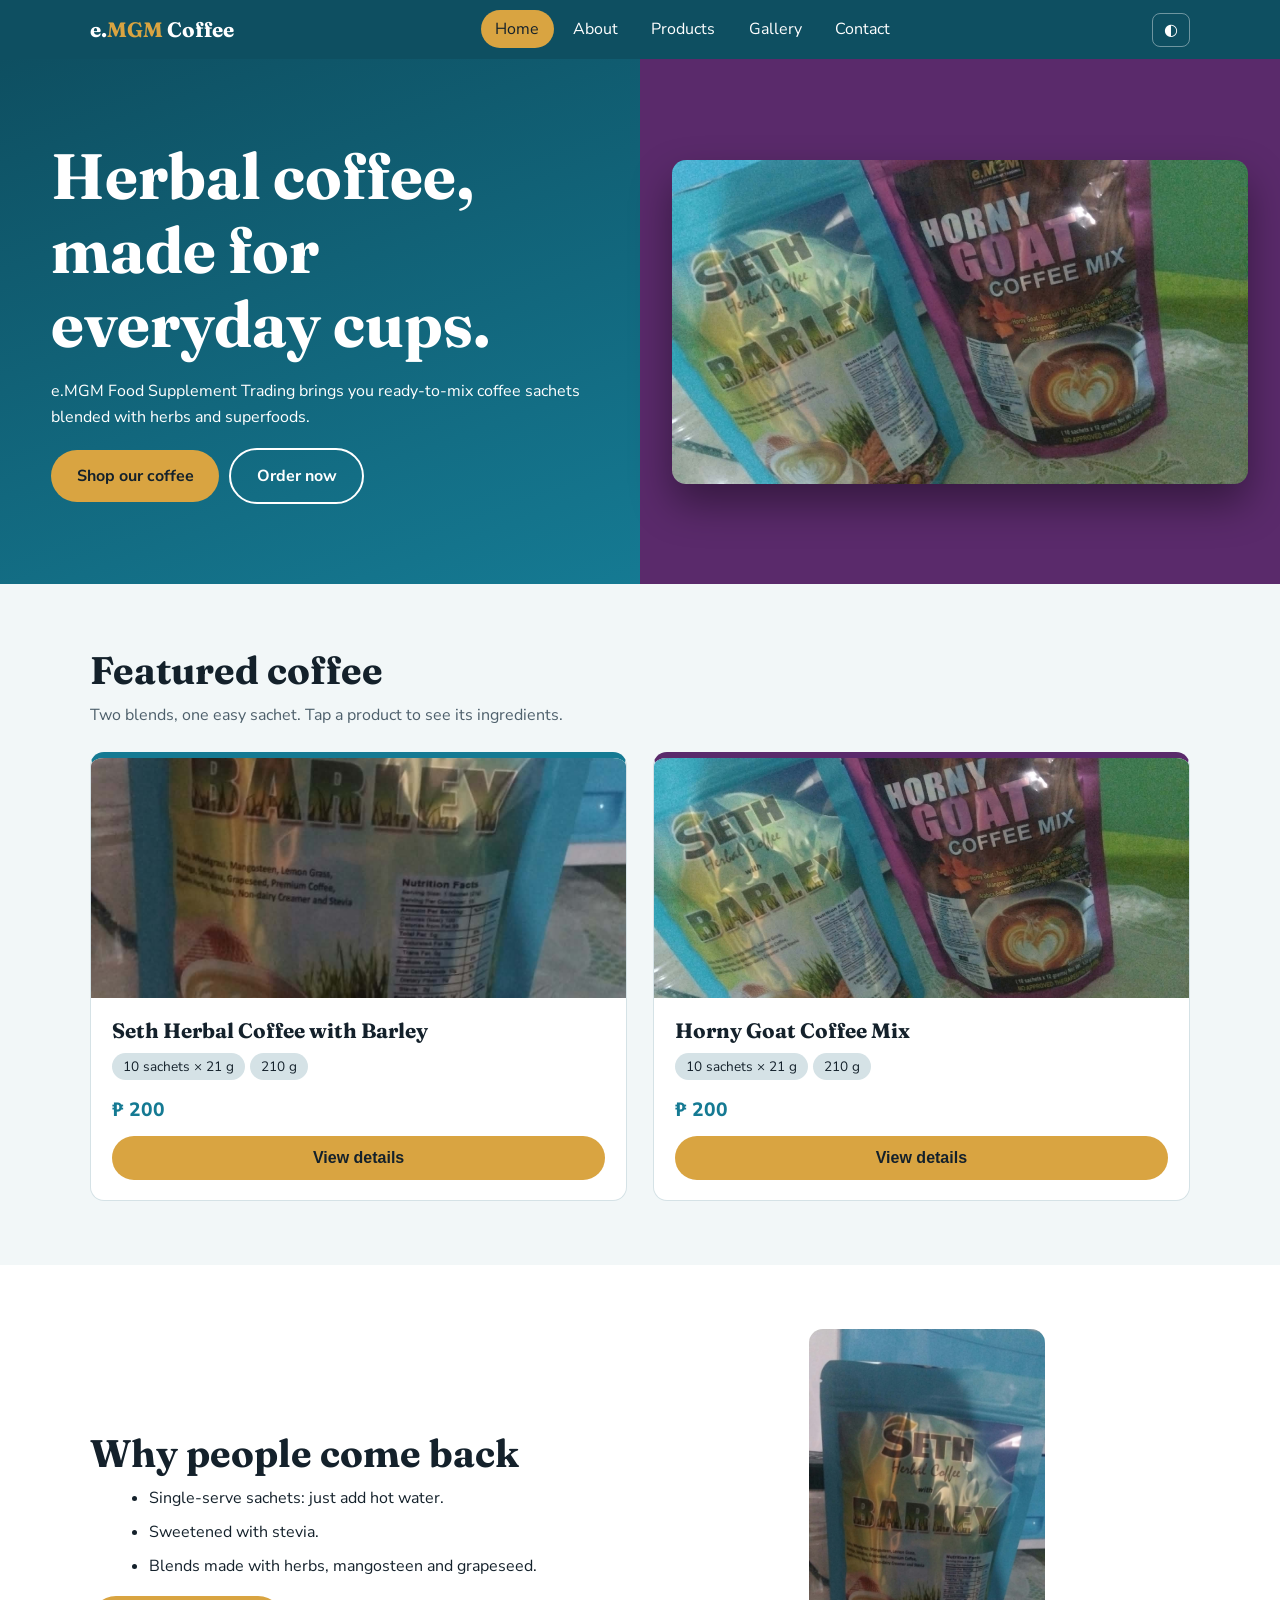
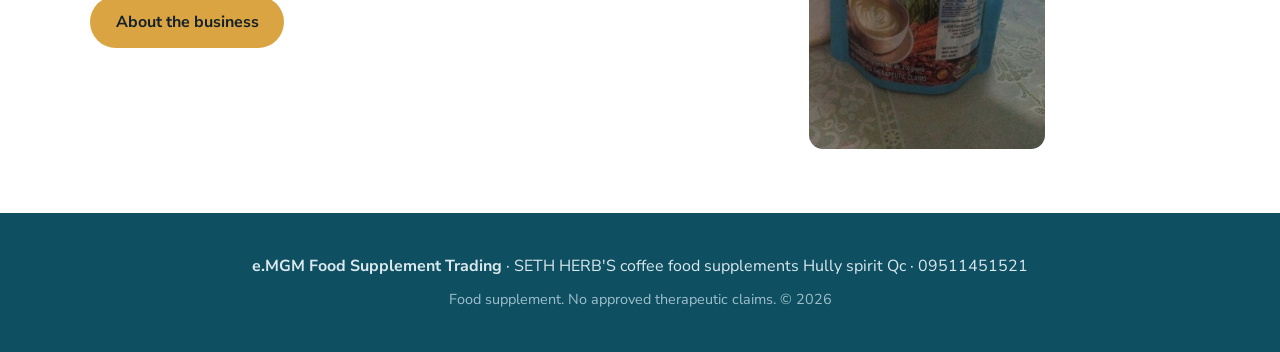
<file: emgm/index.html>
<!DOCTYPE html>
<html lang="en">

<head>
    <meta charset="UTF-8">
    <meta name="viewport" content="width=device-width,initial-scale=1">
    <title>Home | e.MGM Herbal Coffee</title>
    <meta name="description" content="Herbal coffee sachets from e.MGM Food Supplement Trading.">
    <link rel="preconnect" href="https://fonts.googleapis.com">
    <link
        href="https://fonts.googleapis.com/css2?family=Fraunces:wght@600;700&family=Nunito+Sans:wght@400;700;800&display=swap"
        rel="stylesheet">
    <link rel="stylesheet" href="style.css">
</head>

<body>
    <header>
        <div class="wrap bar">
            <a class="logo" href="index.html">e.<span>MGM</span> Coffee</a>
            <nav id="nav" aria-label="Main">
                <ul>
                    <li><a href="index.html" class="active">Home</a></li>
                    <li><a href="about.html">About</a></li>
                    <li><a href="products.html">Products</a></li>
                    <li><a href="gallery.html">Gallery</a></li>
                    <li><a href="contact.html">Contact</a></li>
                </ul>
            </nav>
            <div class="tools"><button class="icon-btn" id="themeBtn" aria-label="Toggle dark mode">◐</button>
                <button class="icon-btn" id="menuBtn" aria-label="Open menu" aria-expanded="false">☰</button>
            </div>
        </div>
    </header>
    <main>
        <section class="hero">
            <div class="l">
                <h1>Herbal coffee, made for everyday cups.</h1>
                <p>e.MGM Food Supplement Trading brings you ready-to-mix coffee sachets blended with herbs and
                    superfoods.</p>
                <p><a class="btn" href="products.html">Shop our coffee</a><a class="btn alt" href="contact.html">Order
                        now</a></p>
            </div>
            <div class="r"><img src="images/both-products.png"
                    alt="Seth Herbal Coffee with Barley and Horny Goat Coffee Mix pouches"></div>
        </section>
        <section>
            <div class="wrap">
                <h2>Featured coffee</h2>
                <p class="muted" style="margin-bottom:1.5rem">Two blends, one easy sachet. Tap a product to see its
                    ingredients.</p>
                <div class="grid">
                    <article class="card seth"><img src="images/seth-barley.png"
                            alt="Seth Herbal Coffee with Barley pouch" style="object-position:center 55%">
                        <div class="body">
                            <h3>Seth Herbal Coffee with Barley</h3>
                            
                            <span><span class="tag">10 sachets &times; 21 g</span><span class="tag">210 g</span></span>
                            <p class="price">&#8369; 200</p>
                            <button class="btn" data-product="Seth Herbal Coffee with Barley"
                                data-img="images/seth-barley.png"
                                data-info="10 sachets x 21 g. Net wt. 210 grams. Mix one sachet with hot water."
                                data-ing="Barley, Wheatgrass, Mangosteen, Lemon Grass, Moringa, Spirulina, Grapeseed, Premium Coffee, herbs, Banaba, Non-dairy Creamer and Stevia">View
                                details</button>
                        </div>
                    </article>
                    <article class="card goat"><img src="images/both-products.png" alt="Horny Goat Coffee Mix pouch"
                            style="object-position:75% center">
                        <div class="body">
                            <h3>Horny Goat Coffee Mix</h3>
                           
                            <span><span class="tag">10 sachets &times; 21 g</span><span class="tag">210 g</span></span>
                            <p class="price">&#8369; 200</p>
                            <button class="btn" data-product="Horny Goat Coffee Mix" data-img="images/both-products.png"
                                data-info="10 sachets x 12 g. Net wt. 120 grams. Mix one sachet with hot water."
                                data-ing="Horny Goat Weed, Tongkat Ali, Maca Root, Korean Ginseng, Mangosteen, Grapeseed, Agaricus Mushroom, Arabica Coffee Bean, Non-dairy Creamer and Stevia">View
                                details</button>
                        </div>
                    </article>
                </div>
            </div>
        </section>
        <section style="background:var(--card)">
            <div class="wrap split">
                <div>
                    <h2>Why people come back</h2>
                    <ul class="info">
                        <li>Single-serve sachets: just add hot water.</li>
                        <li>Sweetened with stevia.</li>
                        <li>Blends made with herbs, mangosteen and grapeseed.</li>
                    </ul>
                    <p style="margin-top:1rem"><a class="btn" href="about.html">About the business</a></p>
                </div>
                <img src="images/seth-barley.png" alt="Seth Herbal Coffee pouch"
                    style="border-radius:var(--r);max-height:420px;margin-inline:auto">
            </div>
        </section>
        <div id="modal" class="modal" role="dialog" aria-modal="true">
            <div class="box"><button class="x" aria-label="Close">&times;</button>
                <img id="mImg" alt=""
                    style="border-radius:10px;max-height:240px;object-fit:cover;width:100%;margin-bottom:1rem">
                <h3 id="mTitle"></h3>
                <p id="mInfo" class="muted"></p>
                <p><strong>Ingredients:</strong> <span id="mIng"></span></p>
                <p class="note">Food supplement. No approved therapeutic claims.</p>
            </div>
        </div>
    </main>
    <footer>
        <div class="wrap">
            <p><strong>e.MGM Food Supplement Trading</strong> &middot; SETH HERB'S coffee food supplements 
Hully spirit Qc &middot; 09511451521</p>
            <p class="muted" style="color:#9fc0cb;font-size:.9rem;margin-top:.5rem">Food supplement. No approved
                therapeutic claims. &copy; 2026 </p>
        </div>
    </footer>
    <script src="script.js"></script>
</body>

</html>
</file>
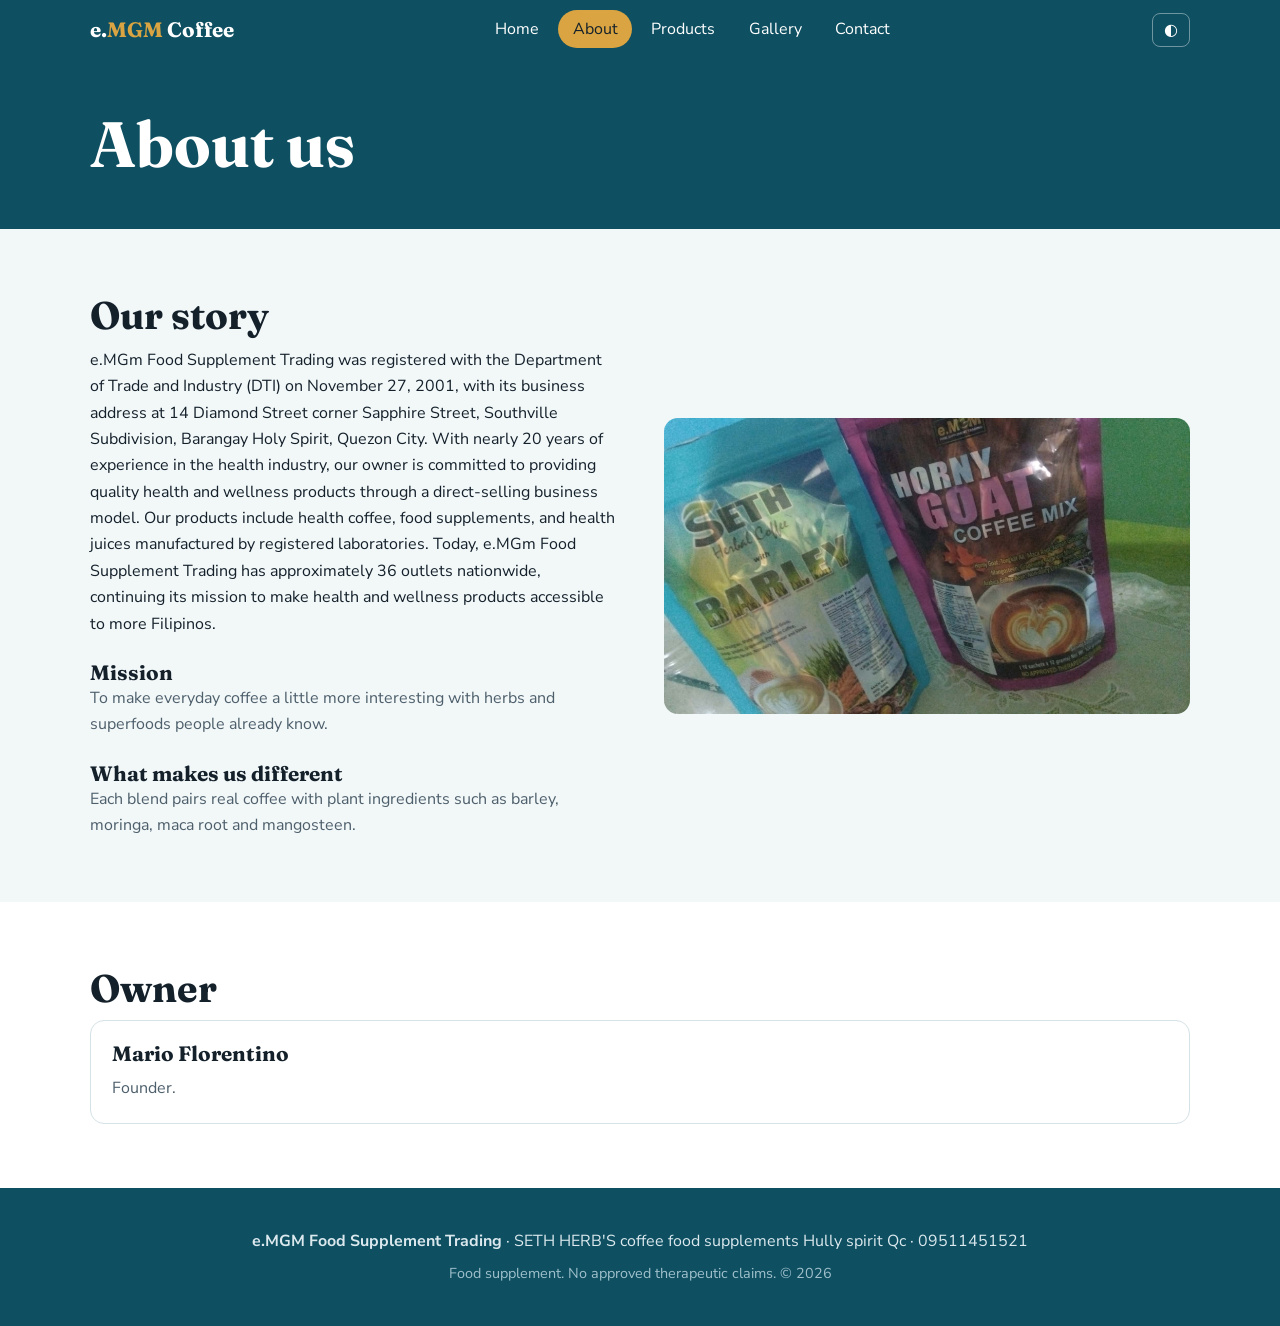
<file: emgm/about.html>
<!DOCTYPE html>
<html lang="en">

<head>
    <meta charset="UTF-8">
    <meta name="viewport" content="width=device-width,initial-scale=1">
    <title>About | e.MGM Herbal Coffee</title>
    <meta name="description" content="About e.MGM Food Supplement Trading.">
    <link rel="preconnect" href="https://fonts.googleapis.com">
    <link
        href="https://fonts.googleapis.com/css2?family=Fraunces:wght@600;700&family=Nunito+Sans:wght@400;700;800&display=swap"
        rel="stylesheet">
    <link rel="stylesheet" href="style.css">
</head>

<body>
    <header>
        <div class="wrap bar">
            <a class="logo" href="index.html">e.<span>MGM</span> Coffee</a>
            <nav id="nav" aria-label="Main">
                <ul>
                    <li><a href="index.html">Home</a></li>
                    <li><a href="about.html" class="active">About</a></li>
                    <li><a href="products.html">Products</a></li>
                    <li><a href="gallery.html">Gallery</a></li>
                    <li><a href="contact.html">Contact</a></li>
                </ul>
            </nav>
            <div class="tools"><button class="icon-btn" id="themeBtn" aria-label="Toggle dark mode">◐</button>
                <button class="icon-btn" id="menuBtn" aria-label="Open menu" aria-expanded="false">☰</button>
            </div>
        </div>
    </header>
    <main>
        <div class="page-title">
            <div class="wrap">
                <h1>About us</h1>
            </div>
        </div>
        <section>
            <div class="wrap split">
                <div>
                    <h2>Our story</h2>
                    <p>e.MGm Food Supplement Trading was registered with the Department of Trade and Industry (DTI) on November 27, 2001, with its business address at 14 Diamond Street corner Sapphire Street, Southville Subdivision, Barangay Holy Spirit, Quezon City.

With nearly 20 years of experience in the health industry, our owner is committed to providing quality health and wellness products through a direct-selling business model. Our products include health coffee, food supplements, and health juices manufactured by registered laboratories.

Today, e.MGm Food Supplement Trading has approximately 36 outlets nationwide, continuing its mission to make health and wellness products accessible to more Filipinos.</p>
                    <h3 style="margin-top:1.5rem">Mission</h3>
                    <p class="muted">To make everyday coffee a little more interesting with herbs and superfoods people
                        already know.</p>
                    <h3 style="margin-top:1.5rem">What makes us different</h3>
                    <p class="muted">Each blend pairs real coffee with plant ingredients such as barley, moringa, maca
                        root and mangosteen.</p>
                </div>
                <img src="images/both-products.png" alt="e.MGM coffee pouches" style="border-radius:var(--r)">
            </div>
        </section>
        <section style="background:var(--card)">
            <div class="wrap">
                <h2>Owner</h2>
                <div class="grid">
                    <div class="card">
                        <div class="body">
                            <h3>Mario Florentino</h3>
                            <p class="muted">Founder.</p>
                        </div>
                    </div>
                   
                        
                    </div>
                </div>
            </div>
        </section>
    </main>
    <footer>
        <div class="wrap">
            <p><strong>e.MGM Food Supplement Trading</strong> &middot; SETH HERB'S coffee food supplements 
Hully spirit Qc &middot; 09511451521</p>
            <p class="muted" style="color:#9fc0cb;font-size:.9rem;margin-top:.5rem">Food supplement. No approved
                therapeutic claims. &copy; 2026 </p>
        </div>
    </footer>
    <script src="script.js"></script>
</body>

</html>
</file>
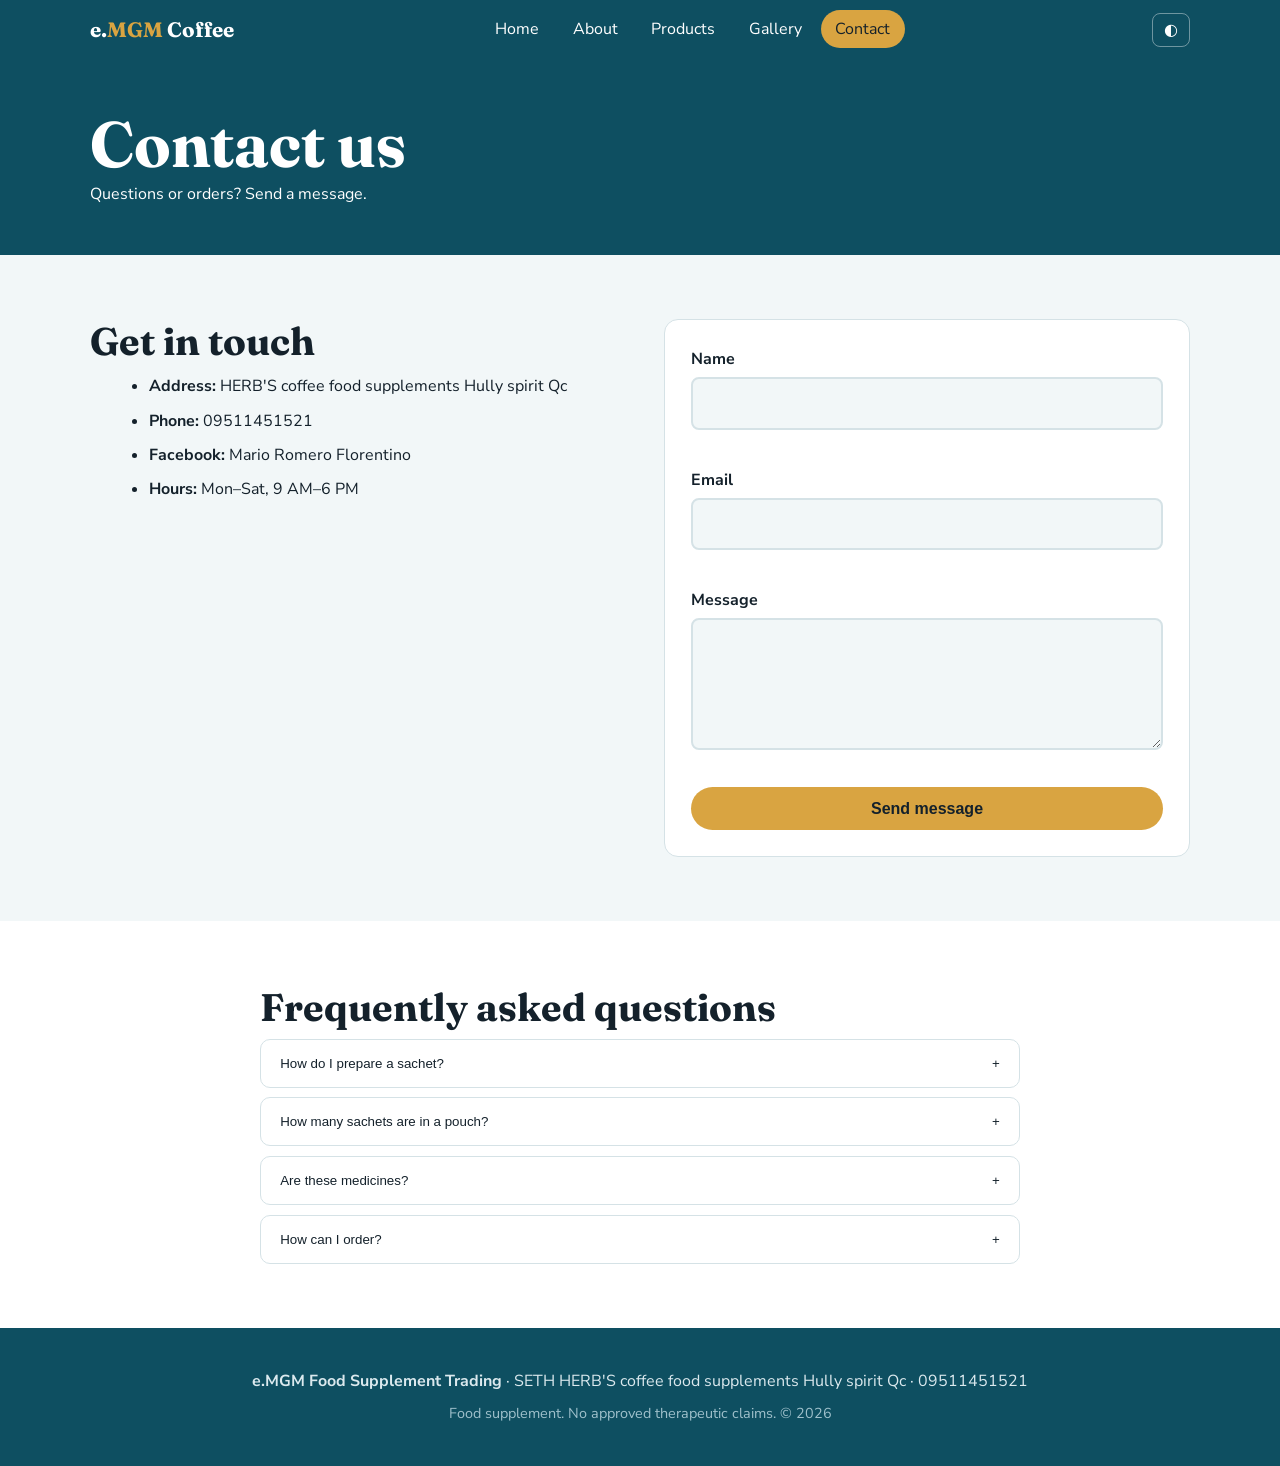
<file: emgm/contact.html>
<!DOCTYPE html>
<html lang="en">

<head>
    <meta charset="UTF-8">
    <meta name="viewport" content="width=device-width,initial-scale=1">
    <title>Contact | e.MGM Herbal Coffee</title>
    <meta name="description" content="Contact e.MGM Food Supplement Trading.">
    <link rel="preconnect" href="https://fonts.googleapis.com">
    <link
        href="https://fonts.googleapis.com/css2?family=Fraunces:wght@600;700&family=Nunito+Sans:wght@400;700;800&display=swap"
        rel="stylesheet">
    <link rel="stylesheet" href="style.css">
</head>

<body>
    <header>
        <div class="wrap bar">
            <a class="logo" href="index.html">e.<span>MGM</span> Coffee</a>
            <nav id="nav" aria-label="Main">
                <ul>
                    <li><a href="index.html">Home</a></li>
                    <li><a href="about.html">About</a></li>
                    <li><a href="products.html">Products</a></li>
                    <li><a href="gallery.html">Gallery</a></li>
                    <li><a href="contact.html" class="active">Contact</a></li>
                </ul>
            </nav>
            <div class="tools"><button class="icon-btn" id="themeBtn" aria-label="Toggle dark mode">◐</button>
                <button class="icon-btn" id="menuBtn" aria-label="Open menu" aria-expanded="false">☰</button>
            </div>
        </div>
    </header>
    <main>
        <div class="page-title">
            <div class="wrap">
                <h1>Contact us</h1>
                <p>Questions or orders? Send a message.</p>
            </div>
        </div>
        <section>
            <div class="wrap split" style="align-items:start">
                <div>
                    <h2>Get in touch</h2>
                    <ul class="info">
                        <li><strong>Address:</strong> HERB'S coffee food supplements 
Hully spirit Qc</li>
                        <li><strong>Phone:</strong> 09511451521</li>
                        
                        <li><strong>Facebook:</strong> Mario Romero Florentino</li>
                        <li><strong>Hours:</strong> Mon–Sat, 9 AM–6 PM</li>
                    </ul>
                </div>
                <form id="contactForm" novalidate>
                    <label>Name<input name="name" type="text" autocomplete="name"><span class="err"
                            id="nameErr"></span></label>
                    <label>Email<input name="email" type="email" autocomplete="email"><span class="err"
                            id="emailErr"></span></label>
                    <label>Message<textarea name="message" rows="4"></textarea><span class="err"
                            id="messageErr"></span></label>
                    <button class="btn" type="submit">Send message</button>
                    <p class="ok" id="okMsg">Thanks! Your message was sent. We will reply soon.</p>
                </form>
            </div>
        </section>
        <section style="background:var(--card)">
            <div class="wrap faq" style="max-width:760px">
                <h2>Frequently asked questions</h2>
                <button aria-expanded="false">How do I prepare a sachet? <span>+</span></button>
                <div class="ans">Pour one sachet into a cup, add hot water, and stir.</div>
                <button aria-expanded="false">How many sachets are in a pouch? <span>+</span></button>
                <div class="ans">Seth Herbal Coffee has 10 sachets of 21 g. Horny Goat Coffee Mix has 10 sachets of 21
                    g.</div>
                <button aria-expanded="false">Are these medicines? <span>+</span></button>
                <div class="ans">No. They are food supplements with no approved therapeutic claims.</div>
                <button aria-expanded="false">How can I order? <span>+</span></button>
                <div class="ans">Send us a message using the form above or contact us on social media.</div>
            </div>
        </section>
    </main>
    <footer>
        <div class="wrap">
            <p><strong>e.MGM Food Supplement Trading</strong> &middot; SETH HERB'S coffee food supplements 
Hully spirit Qc &middot; 09511451521</p>
            <p class="muted" style="color:#9fc0cb;font-size:.9rem;margin-top:.5rem">Food supplement. No approved
                therapeutic claims. &copy; 2026 </p>
        </div>
    </footer>
    <script src="script.js"></script>
</body>

</html>
</file>
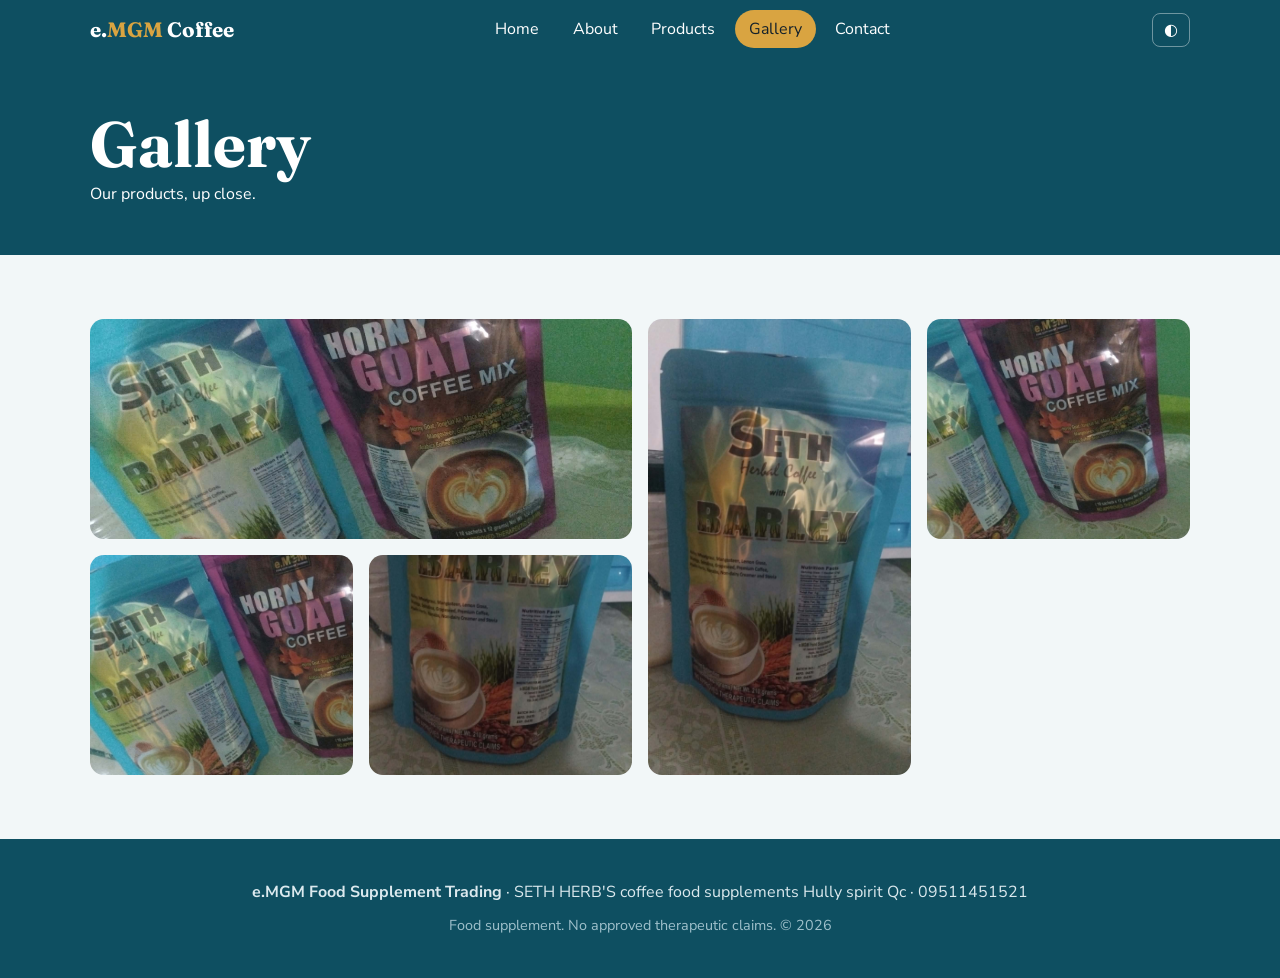
<file: emgm/gallery.html>
<!DOCTYPE html>
<html lang="en">

<head>
    <meta charset="UTF-8">
    <meta name="viewport" content="width=device-width,initial-scale=1">
    <title>Gallery | e.MGM Herbal Coffee</title>
    <meta name="description" content="Photos of e.MGM herbal coffee products.">
    <link rel="preconnect" href="https://fonts.googleapis.com">
    <link
        href="https://fonts.googleapis.com/css2?family=Fraunces:wght@600;700&family=Nunito+Sans:wght@400;700;800&display=swap"
        rel="stylesheet">
    <link rel="stylesheet" href="style.css">
</head>

<body>
    <header>
        <div class="wrap bar">
            <a class="logo" href="index.html">e.<span>MGM</span> Coffee</a>
            <nav id="nav" aria-label="Main">
                <ul>
                    <li><a href="index.html">Home</a></li>
                    <li><a href="about.html">About</a></li>
                    <li><a href="products.html">Products</a></li>
                    <li><a href="gallery.html" class="active">Gallery</a></li>
                    <li><a href="contact.html">Contact</a></li>
                </ul>
            </nav>
            <div class="tools"><button class="icon-btn" id="themeBtn" aria-label="Toggle dark mode">◐</button>
                <button class="icon-btn" id="menuBtn" aria-label="Open menu" aria-expanded="false">☰</button>
            </div>
        </div>
    </header>
    <main>
        <div class="page-title">
            <div class="wrap">
                <h1>Gallery</h1>
                <p>Our products, up close.</p>
            </div>
        </div>
        <section>
            <div class="wrap">
                <div class="gallery">
                    <img class="wide" src="images/both-products.png" alt="Both coffee pouches side by side">
                    <img class="tall" src="images/seth-barley.png" alt="Seth Herbal Coffee with Barley"
                        style="object-position:center 50%">
                    <img src="images/both-products.png" alt="Horny Goat Coffee Mix close-up"
                        style="object-position:75% 40%">
                    <img src="images/both-products.png" alt="Seth Herbal Coffee label close-up"
                        style="object-position:15% 60%">
                    <img src="images/seth-barley.png" alt="Seth coffee cup artwork" style="object-position:30% 80%">
                </div>
        </section>
    </main>
    <footer>
        <div class="wrap">
            <p><strong>e.MGM Food Supplement Trading</strong> &middot; SETH HERB'S coffee food supplements 
Hully spirit Qc &middot; 09511451521</p>
            <p class="muted" style="color:#9fc0cb;font-size:.9rem;margin-top:.5rem">Food supplement. No approved
                therapeutic claims. &copy; 2026 </p>
        </div>
    </footer>
    <script src="script.js"></script>
</body>

</html>
</file>
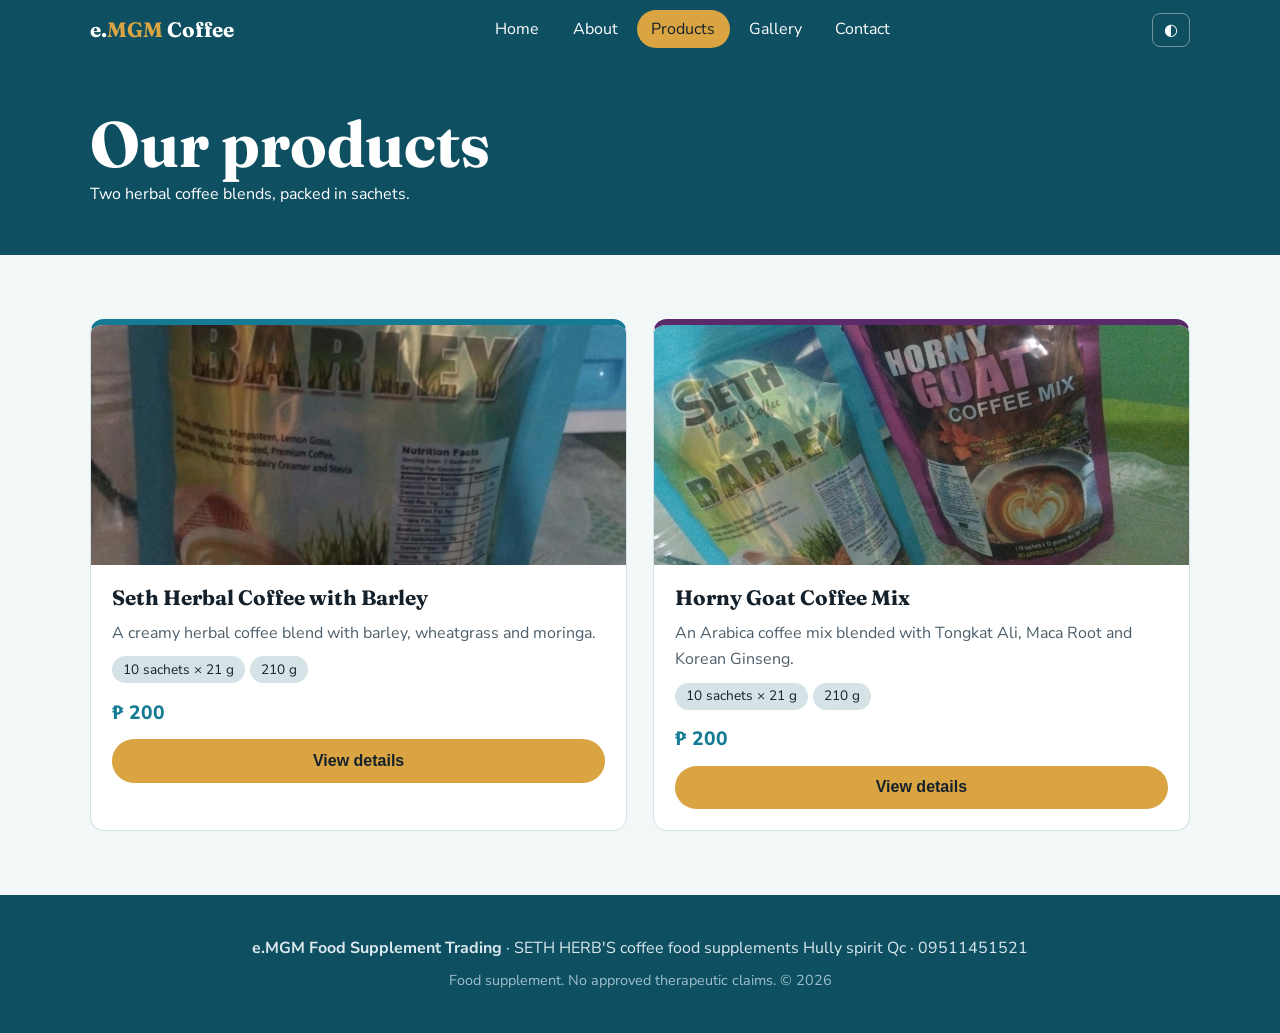
<file: emgm/products.html>
<!DOCTYPE html>
<html lang="en">

<head>
    <meta charset="UTF-8">
    <meta name="viewport" content="width=device-width,initial-scale=1">
    <title>Products | e.MGM Herbal Coffee</title>
    <meta name="description" content="Seth Herbal Coffee with Barley and Horny Goat Coffee Mix.">
    <link rel="preconnect" href="https://fonts.googleapis.com">
    <link
        href="https://fonts.googleapis.com/css2?family=Fraunces:wght@600;700&family=Nunito+Sans:wght@400;700;800&display=swap"
        rel="stylesheet">
    <link rel="stylesheet" href="style.css">
</head>

<body>
    <header>
        <div class="wrap bar">
            <a class="logo" href="index.html">e.<span>MGM</span> Coffee</a>
            <nav id="nav" aria-label="Main">
                <ul>
                    <li><a href="index.html">Home</a></li>
                    <li><a href="about.html">About</a></li>
                    <li><a href="products.html" class="active">Products</a></li>
                    <li><a href="gallery.html">Gallery</a></li>
                    <li><a href="contact.html">Contact</a></li>
                </ul>
            </nav>
            <div class="tools"><button class="icon-btn" id="themeBtn" aria-label="Toggle dark mode">◐</button>
                <button class="icon-btn" id="menuBtn" aria-label="Open menu" aria-expanded="false">☰</button>
            </div>
        </div>
    </header>
    <main>
        <div class="page-title">
            <div class="wrap">
                <h1>Our products</h1>
                <p>Two herbal coffee blends, packed in sachets.</p>
            </div>
        </div>
        <section>
            <div class="wrap">
                <div class="grid">
                    <article class="card seth"><img src="images/seth-barley.png"
                            alt="Seth Herbal Coffee with Barley pouch" style="object-position:center 55%">
                        <div class="body">
                            <h3>Seth Herbal Coffee with Barley</h3>
                            <p class="muted">A creamy herbal coffee blend with barley, wheatgrass and moringa.</p>
                            <span><span class="tag">10 sachets &times; 21 g</span><span class="tag">210 g</span></span>
                            <p class="price">&#8369; 200</p>
                            <button class="btn" data-product="Seth Herbal Coffee with Barley"
                                data-img="images/seth-barley.png"
                                data-info="10 sachets x 21 g. Net wt. 210 grams. Mix one sachet with hot water."
                                data-ing="Barley, Wheatgrass, Mangosteen, Lemon Grass, Moringa, Spirulina, Grapeseed, Premium Coffee, herbs, Banaba, Non-dairy Creamer and Stevia">View
                                details</button>
                        </div>
                    </article>
                    <article class="card goat"><img src="images/both-products.png" alt="Horny Goat Coffee Mix pouch"
                            style="object-position:75% center">
                        <div class="body">
                            <h3>Horny Goat Coffee Mix</h3>
                            <p class="muted">An Arabica coffee mix blended with Tongkat Ali, Maca Root and Korean
                                Ginseng.</p>
                            <span><span class="tag">10 sachets &times; 21 g</span><span class="tag">210 g</span></span>
                            <p class="price">&#8369; 200</p>
                            <button class="btn" data-product="Horny Goat Coffee Mix" data-img="images/both-products.png"
                                data-info="10 sachets x 12 g. Net wt. 120 grams. Mix one sachet with hot water."
                                data-ing="Horny Goat Weed, Tongkat Ali, Maca Root, Korean Ginseng, Mangosteen, Grapeseed, Agaricus Mushroom, Arabica Coffee Bean, Non-dairy Creamer and Stevia">View
                                details</button>
                        </div>
                    </article>
                </div>
        </section>
        <div id="modal" class="modal" role="dialog" aria-modal="true">
            <div class="box"><button class="x" aria-label="Close">&times;</button>
                <img id="mImg" alt=""
                    style="border-radius:10px;max-height:240px;object-fit:cover;width:100%;margin-bottom:1rem">
                <h3 id="mTitle"></h3>
                <p id="mInfo" class="muted"></p>
                <p><strong>Ingredients:</strong> <span id="mIng"></span></p>
                <p class="note">Food supplement. No approved therapeutic claims.</p>
            </div>
        </div>
    </main>
    <footer>
        <div class="wrap">
            <p><strong>e.MGM Food Supplement Trading</strong> &middot; SETH HERB'S coffee food supplements 
Hully spirit Qc &middot; 09511451521</p>
            <p class="muted" style="color:#9fc0cb;font-size:.9rem;margin-top:.5rem">Food supplement. No approved
                therapeutic claims. &copy; 2026</p>
        </div>
    </footer>
    <script src="script.js"></script>
</body>

</html>
</file>
<file: emgm/style.css>
:root {
    --teal: #157a93;
    --teal-d: #0e4f61;
    --gold: #d9a441;
    --plum: #5a2a6b;
    --ink: #14212b;
    --bg: #f2f7f8;
    --card: #fff;
    --muted: #4d5f6b;
    --line: #d5e2e6;
    --r: 14px
}

[data-theme=dark] {
    --bg: #0f1a21;
    --card: #17262f;
    --ink: #e8f1f4;
    --muted: #9fb3bd;
    --line: #26404c;
    --teal: #3bb0cc
}

* {
    box-sizing: border-box;
    margin: 0
}

body {
    font: 1rem/1.65 "Nunito Sans", system-ui, sans-serif;
    background: var(--bg);
    color: var(--ink);
    transition: background .3s, color .3s
}

h1,
h2,
h3 {
    font-family: "Fraunces", Georgia, serif;
    line-height: 1.15
}

h1 {
    font-size: clamp(2.2rem, 6vw, 4rem)
}

h2 {
    font-size: clamp(1.6rem, 4vw, 2.4rem);
    margin-bottom: .6rem
}

h3 {
    font-size: 1.3rem
}

img {
    max-width: 100%;
    display: block
}

a {
    color: var(--teal)
}

:focus-visible {
    outline: 3px solid var(--gold);
    outline-offset: 2px
}

.wrap {
    width: min(1100px, 92%);
    margin-inline: auto
}

section {
    padding: 4rem 0
}

header {
    position: sticky;
    top: 0;
    z-index: 20;
    background: var(--teal-d);
    color: #fff
}

.bar {
    display: flex;
    align-items: center;
    justify-content: space-between;
    padding: .8rem 0;
    gap: 1rem
}

.logo {
    font: 700 1.3rem "Fraunces", Georgia, serif;
    color: #fff;
    text-decoration: none
}

.logo span {
    color: var(--gold)
}

nav ul {
    display: flex;
    gap: .3rem;
    list-style: none;
    padding: 0
}

nav a {
    color: #fff;
    text-decoration: none;
    padding: .5rem .9rem;
    border-radius: 99px;
    transition: .2s
}

nav a:hover,
nav a.active {
    background: var(--gold);
    color: var(--ink)
}

.tools {
    display: flex;
    gap: .5rem
}

.icon-btn {
    background: transparent;
    border: 1px solid #ffffff66;
    color: #fff;
    border-radius: 8px;
    padding: .4rem .7rem;
    cursor: pointer;
    font-size: 1rem
}

.icon-btn:hover {
    background: #ffffff22
}

#menuBtn {
    display: none
}

.btn {
    display: inline-block;
    background: var(--gold);
    color: var(--ink);
    font-weight: 700;
    padding: .8rem 1.6rem;
    border-radius: 99px;
    text-decoration: none;
    border: 0;
    cursor: pointer;
    font-size: 1rem;
    transition: transform .2s, box-shadow .2s
}

.btn:hover {
    transform: translateY(-3px);
    box-shadow: 0 8px 18px #0003
}

.btn.alt {
    background: transparent;
    color: #fff;
    border: 2px solid #fff;
    margin-left: .6rem
}

.hero {
    display: grid;
    grid-template-columns: 1fr 1fr;
    color: #fff;
    padding: 0
}

.hero>div {
    padding: 5rem 8%;
    display: flex;
    flex-direction: column;
    justify-content: center;
    gap: 1.1rem
}

.hero .l {
    background: linear-gradient(160deg, var(--teal-d), var(--teal))
}

.hero .r {
    background: var(--plum);
    align-items: center;
    padding: 2rem
}

.hero .r img {
    border-radius: var(--r);
    box-shadow: 0 20px 40px #0006;
    max-height: 420px;
    object-fit: cover
}

.page-title {
    background: var(--teal-d);
    color: #fff;
    padding: 3rem 0
}

.grid {
    display: grid;
    grid-template-columns: repeat(auto-fit, minmax(280px, 1fr));
    gap: 1.6rem
}

.card {
    background: var(--card);
    border: 1px solid var(--line);
    border-radius: var(--r);
    overflow: hidden;
    transition: transform .25s, box-shadow .25s
}

.card:hover {
    transform: translateY(-6px);
    box-shadow: 0 14px 30px #0002
}

.card img {
    width: 100%;
    height: 240px;
    object-fit: cover
}

.card .body {
    padding: 1.3rem;
    display: flex;
    flex-direction: column;
    gap: .6rem
}

.card.seth {
    border-top: 6px solid var(--teal)
}

.card.goat {
    border-top: 6px solid var(--plum)
}

.price {
    font-weight: 800;
    color: var(--teal);
    font-size: 1.2rem
}

.tag {
    display: inline-block;
    background: var(--line);
    padding: .15rem .7rem;
    border-radius: 99px;
    font-size: .85rem;
    margin: 0 .3rem .3rem 0
}

.split {
    display: grid;
    grid-template-columns: 1fr 1fr;
    gap: 3rem;
    align-items: center
}

.muted {
    color: var(--muted)
}

.gallery {
    display: grid;
    grid-template-columns: repeat(auto-fill, minmax(240px, 1fr));
    grid-auto-rows: 220px;
    gap: 1rem
}

.gallery img {
    width: 100%;
    height: 100%;
    object-fit: cover;
    border-radius: var(--r);
    transition: transform .3s
}

.gallery img:hover {
    transform: scale(1.04)
}

.gallery .tall {
    grid-row: span 2
}

.gallery .wide {
    grid-column: span 2
}

.info li {
    margin: .5rem 0 .5rem 1.2rem
}

form {
    display: grid;
    gap: 1rem;
    background: var(--card);
    padding: 1.6rem;
    border-radius: var(--r);
    border: 1px solid var(--line)
}

label {
    font-weight: 700;
    display: grid;
    gap: .3rem
}

input,
textarea {
    font: inherit;
    padding: .7rem;
    border-radius: 8px;
    border: 2px solid var(--line);
    background: var(--bg);
    color: var(--ink)
}

input:focus,
textarea:focus {
    border-color: var(--teal);
    outline: 0
}

.err {
    color: #c0392b;
    font-size: .9rem;
    font-weight: 400;
    min-height: 1.1em
}

input.bad,
textarea.bad {
    border-color: #c0392b
}

.ok {
    background: #e3f5e8;
    color: #1d6b35;
    padding: 1rem;
    border-radius: 8px;
    display: none
}

.faq button {
    width: 100%;
    text-align: left;
    background: var(--card);
    color: var(--ink);
    border: 1px solid var(--line);
    padding: 1rem 1.2rem;
    font: 700 1rem inherit;
    cursor: pointer;
    border-radius: 10px;
    margin-top: .6rem;
    display: flex;
    justify-content: space-between
}

.faq button:hover {
    border-color: var(--teal)
}

.faq .ans {
    max-height: 0;
    overflow: hidden;
    transition: max-height .35s;
    padding: 0 1.2rem;
    color: var(--muted)
}

.faq .ans.open {
    max-height: 200px;
    padding: .8rem 1.2rem
}

.modal {
    position: fixed;
    inset: 0;
    background: #000b;
    display: none;
    place-items: center;
    z-index: 50;
    padding: 1rem
}

.modal.show {
    display: grid
}

.modal .box {
    background: var(--card);
    border-radius: var(--r);
    max-width: 520px;
    width: 100%;
    padding: 1.6rem;
    position: relative;
    max-height: 90vh;
    overflow: auto
}

.modal .x {
    position: absolute;
    top: .6rem;
    right: .9rem;
    background: none;
    border: 0;
    font-size: 1.8rem;
    color: var(--ink);
    cursor: pointer
}

.note {
    font-size: .9rem;
    color: var(--muted);
    border-left: 4px solid var(--gold);
    padding-left: 1rem;
    margin-top: 1.5rem
}

footer {
    background: var(--teal-d);
    color: #dbe9ee;
    padding: 2.5rem 0;
    text-align: center
}

footer a {
    color: var(--gold)
}

@media(max-width:800px) {
    #menuBtn {
        display: block
    }

    nav {
        position: absolute;
        top: 100%;
        left: 0;
        right: 0;
        background: var(--teal-d);
        display: none
    }

    nav.open {
        display: block
    }

    nav ul {
        flex-direction: column;
        padding: 1rem 4%
    }

    .hero,
    .split {
        grid-template-columns: 1fr
    }

    .hero>div {
        padding: 3rem 6%
    }

    .gallery .wide {
        grid-column: span 1
    }

    .btn.alt {
        margin: .6rem 0 0
    }
}

@media(prefers-reduced-motion:reduce) {
    * {
        transition: none !important
    }
}
</file>
